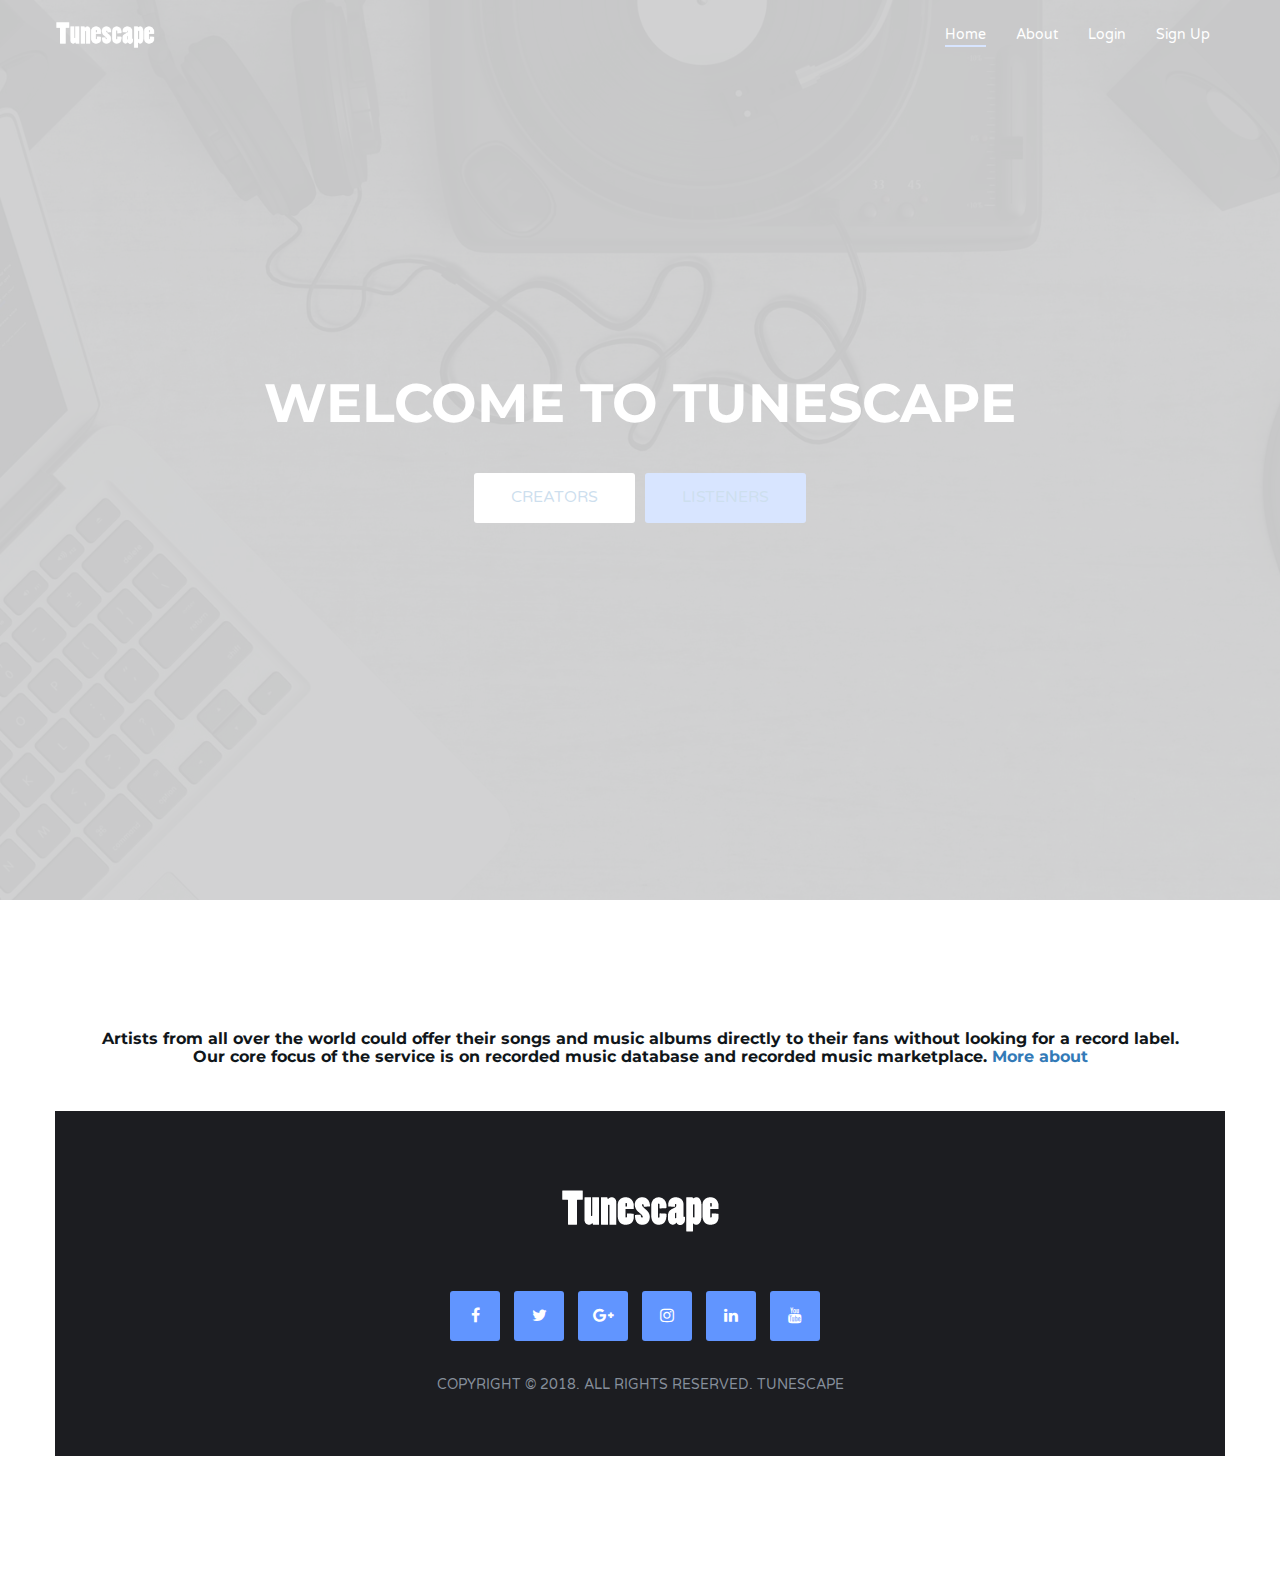
<file: Index.html>
﻿<!DOCTYPE html>
<html lang="en">

<head>
	<meta charset="utf-8">
	<meta http-equiv="X-UA-Compatible" content="IE=edge">
	<meta name="viewport" content="width=device-width, initial-scale=1">
	<!-- The above 3 meta tags *must* come first in the head; any other head content must come *after* these tags -->

	<title>Tunescape</title>

	<!-- Google font -->
	<link href="https://fonts.googleapis.com/css?family=Montserrat:400,700%7CVarela+Round" rel="stylesheet">

	<!-- Bootstrap -->
	<link type="text/css" rel="stylesheet" href="css/bootstrap.min.css" />

	<!-- Owl Carousel -->
	<link type="text/css" rel="stylesheet" href="css/owl.carousel.css" />
	<link type="text/css" rel="stylesheet" href="css/owl.theme.default.css" />

	<!-- Magnific Popup -->
	<link type="text/css" rel="stylesheet" href="css/magnific-popup.css" />

	<!-- Font Awesome Icon -->
	<link rel="stylesheet" href="css/font-awesome.min.css">

	<!-- Custom stlylesheet -->
	<link type="text/css" rel="stylesheet" href="css/style.css" />
	
</head>

<body>
	<!-- Header -->
	<header id="home">
		<!-- Background Image -->
		<div class="bg-img" style="background-image: url('./img/background1.jpg');">
			<div class="overlay"></div>
		</div>
		<!-- /Background Image -->

		<!-- Nav -->
		<nav id="nav" class="navbar nav-transparent">
			<div class="container">

				<div class="navbar-header">
					<!-- Logo -->
					<div class="navbar-brand">
						<a href="index.html">
							<img class="logo" src="img/logo.png" alt="logo">
							<img class="logo-alt" src="img/logo-alt.png" alt="logo">
						</a>
					</div>
					<!-- /Logo -->

					<!-- Collapse nav button -->
					<div class="nav-collapse">
						<span></span>
					</div>
					<!-- /Collapse nav button -->
				</div>

				<!--  Main navigation  -->
				<ul class="main-nav nav navbar-nav navbar-right">
					<li><a href="#home">Home</a></li>
					<li><a href="#about">About</a></li>
					<li><a href="Loginpage.html">Login</a></li>
					<li><a href="SignUpPage.html">Sign Up</a></li>
				<!-- /Main navigation -->
					</ul>
			</div>
		</nav>
		<!-- /Nav -->

		<!-- home wrapper -->
		<div class="home-wrapper">
			<div class="container">
				<div class="row">

					<!-- home content -->
					<div class="col-md-10 col-md-offset-1">
						<div class="home-content">
							<h1 class="white-text">Welcome to Tunescape</h1>
							<button class="white-btn"> <a href = "Creators.html">CREATORS</a></button>
					  		
							<button class="main-btn"><a href = "Listeners.html">LISTENERS</a></button>
						</div>
					</div>
					<!-- /home content -->

				</div>
			</div>
		</div>
		<!-- /home wrapper -->
	</header>
	<!-- /Header -->
	<!-- About -->
	<div id="about" class="section md-padding">
		<!-- Container -->
		<div class="container">
			<!-- Row -->
			<div class="row">
				<p class="black-text"><center><h5>Artists from all over the world could offer their songs and music albums directly to their fans without looking for a record label.<br>Our core focus of the service is on recorded music database and recorded music marketplace. <a href="Listerners.html">More about</a></h5></center></p><br>
				

	<!-- Footer -->
	<footer id="footer" class="sm-padding bg-dark">

		<!-- Container -->
		<div class="container">

			<!-- Row -->
			<div class="row">

				<div class="col-md-12">

					<!-- footer logo -->
					<div class="footer-logo">
						<a href="index.html"><img src="img/logo-alt.png" alt="logo"></a>
					</div>
					<!-- /footer logo -->

					<!-- footer follow -->
					<ul class="footer-follow">
						<li><a href="#"><i class="fa fa-facebook"></i></a></li>
						<li><a href="#"><i class="fa fa-twitter"></i></a></li>
						<li><a href="#"><i class="fa fa-google-plus"></i></a></li>
						<li><a href="#"><i class="fa fa-instagram"></i></a></li>
						<li><a href="#"><i class="fa fa-linkedin"></i></a></li>
						<li><a href="#"><i class="fa fa-youtube"></i></a></li>
					</ul>
					<!-- /footer follow -->

					<!-- footer copyright -->
					<div class="footer-copyright">
						<p>Copyright © 2018. All Rights Reserved. TUNESCAPE</p>
					</div>
					<!-- /footer copyright -->

				</div>

			</div>
			<!-- /Row -->

		</div>
		<!-- /Container -->

	</footer>
	<!-- /Footer -->

	<!-- Back to top -->
	<div id="back-to-top"></div>
	<!-- /Back to top -->

	<!-- Preloader -->
	<div id="preloader">
		<div class="preloader">
			<span></span>
			<span></span>
			<span></span>
			<span></span>
		</div>
	</div>
	<!-- /Preloader -->

	<!-- jQuery Plugins -->
	<script type="text/javascript" src="js/jquery.min.js"></script>
	<script type="text/javascript" src="js/bootstrap.min.js"></script>
	<script type="text/javascript" src="js/owl.carousel.min.js"></script>
	<script type="text/javascript" src="js/jquery.magnific-popup.js"></script>
	<script type="text/javascript" src="js/main.js"></script>

</body>

</html>
</file>
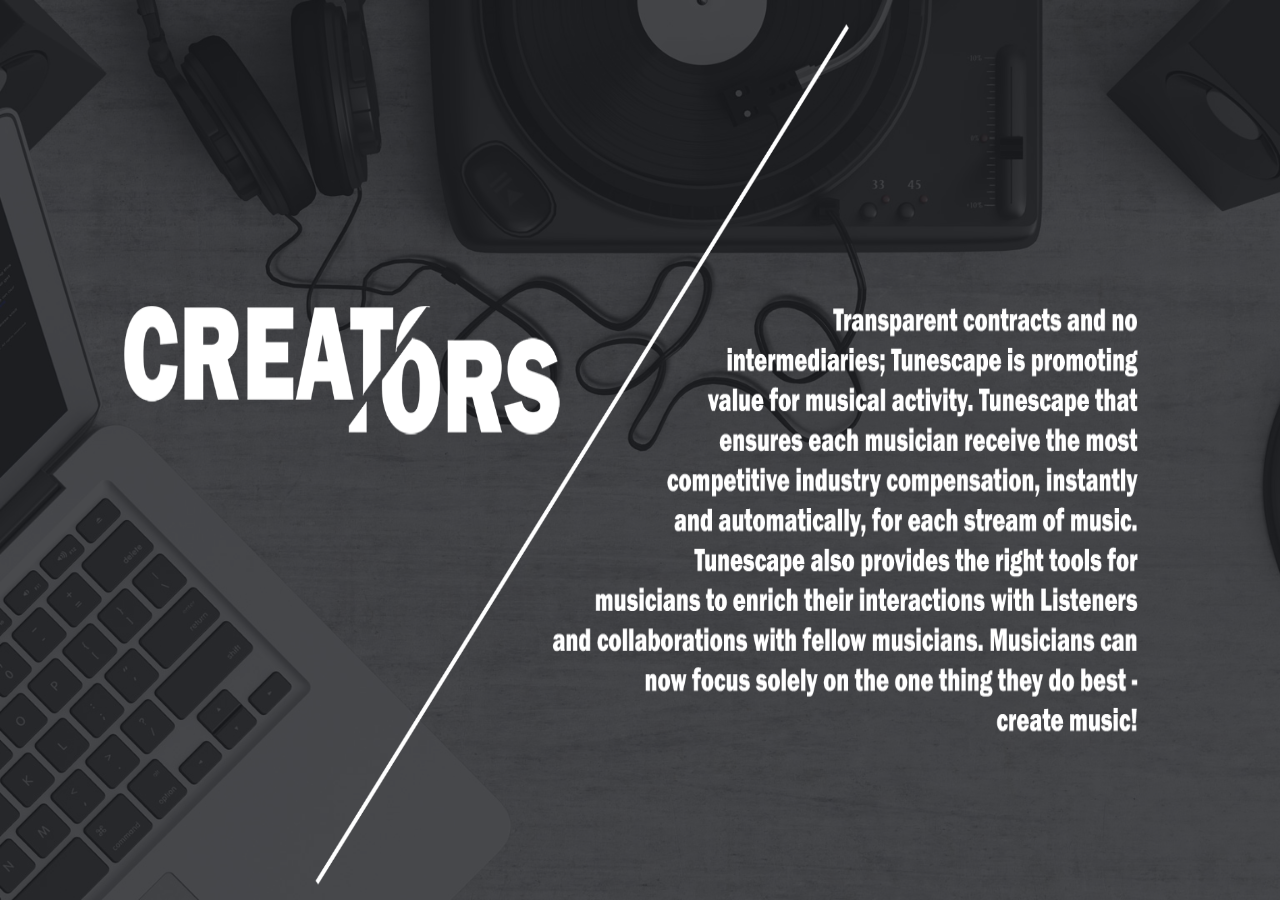
<file: Creators.html>
<html>
    <body>
<link href='https://fonts.googleapis.com/css?family=Open+Sans:400,300,300italic,400italic,600' rel='stylesheet' type='text/css'>

<!-- Custom stlylesheet -->
	<link type="text/css" rel="stylesheet" href="css/Loginpage.css" />

<div class="bg-img" style="background-image: url('./img/background1.jpg');">
			<div class="overlay"></div>
		</div>
		<div class= "creators">
		<img  src="./img/creators.png"  width="90%" height="102%" alt="">
			</div>
    </body>
</html>
</file>
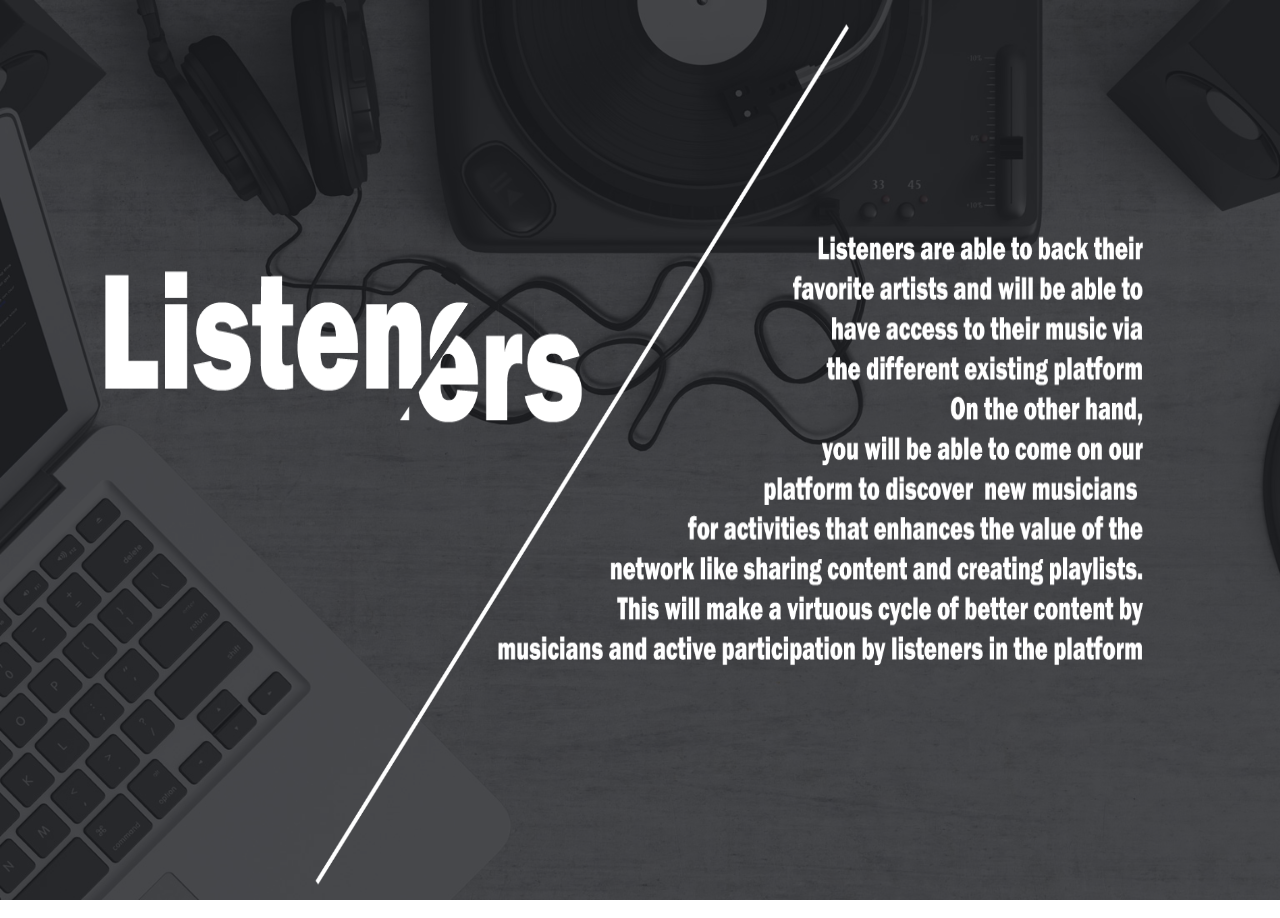
<file: Listeners.html>
<html>
    <body>
<link href='https://fonts.googleapis.com/css?family=Open+Sans:400,300,300italic,400italic,600' rel='stylesheet' type='text/css'>

<!-- Custom stlylesheet -->
	<link type="text/css" rel="stylesheet" href="css/Loginpage.css" />

<div class="bg-img" style="background-image: url('./img/background1.jpg');">
			<div class="overlay"></div>
		</div>
		<div class= "creators">
		<img  src="./img/listeners.png"  width="90%" height="102%" alt="">
			</div>
    </body>
</html>
</file>
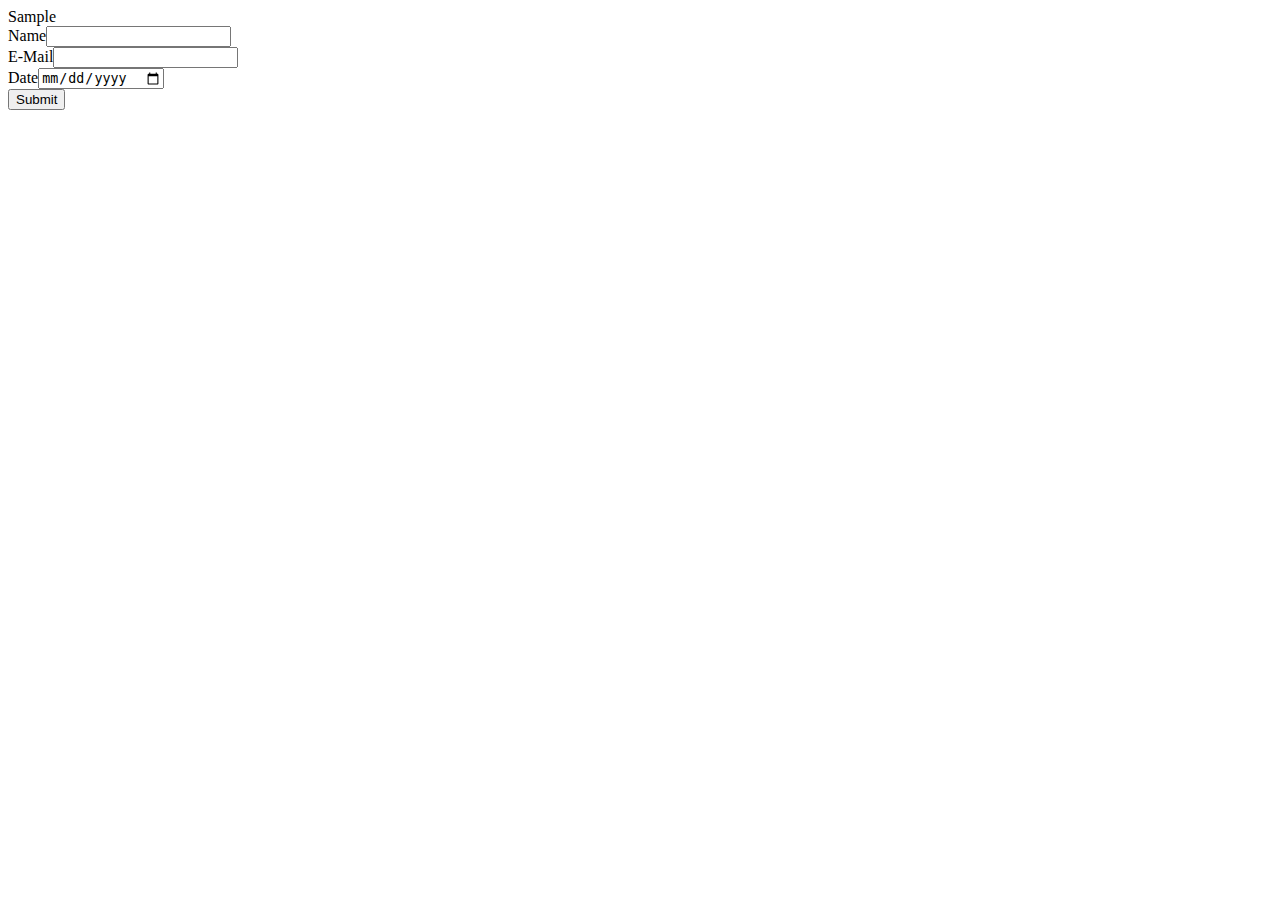
<file: Sample.html>
<html>
    <head>Sample</head>
    <body>
        <form name="SampleForm" action="SPHP.php" method="post">
        Name<input type="text" name="T1" id="T1"><br>
        E-Mail<input type="email" name="E1" id="E1"><br>
        Date<input type="date" name="D1" id="D1"><br>
        <input type="submit" name="S1" id="S1">
        </form>
    </body>
</html>
</file>
<file: css/style.css>
/*
Theme Name:
Author: yaminncco

Colors:
	Body 		  : #868F9B
	Headers 	: #10161A
	Primary 	: #6195FF
	Dark      : #FCFCFF
	Grey 		  : #F4F4F4 #FAFAFA #EEE

Fonts: Montserrat Varela Round

Table OF Contents
------------------------------------
1 > General
2 > Logo
3 > Navigation
4 > Header
5 > About
6 > Portfolio
7 > Services
8 >  Why choose us
9 >  Numbers
10 > Pricing
11 > Testimonial
12 > Team
13 > Blog
14 > Blog post
15 > Blog sidebar
16 > Contact
17 > Footer
18 > Responsive
19 > Owl theme
20 > Back to top
21 > Preloader

------------------------------------*/

/*------------------------------------*\
	General
\*------------------------------------*/


/* -- typography -- */

body {
    font-family: 'Varela Round', sans-serif;
    font-size: 16px;
    line-height: 1.6;
    overflow-x: hidden;
    color: #868F9B;
}

h1, h2, h3, h4, h5, h6 {
    font-family: 'Montserrat', sans-serif;
    font-weight: 700;
    margin-top: 0px;
    margin-bottom: 20px;
    color: #10161A;
}

h1 {
    font-size: 54px;
}

h2 {
    font-size: 36px;
}

h3 {
    font-size: 21px;
}

h4 {
    font-size: 18px;
}

h5 {
    font-size: 16px;
}

a {
    /*color: #6195FF;*/
	/*color: #FFF;*/
    text-decoration: none;
    -webkit-transition: 0.2s opacity;
    transition: 0.2s opacity;
}

a:hover, a:focus {
    text-decoration: none;
    outline: none;
    opacity: 0.8;
    /*color: #6195FF;*/
}

.main-color {
    color: #6195FF;
}

.white-text {
    color: #FFF;
}

::-moz-selection {
    background-color: #6195FF;
    color: #FFF;
}

::selection {
    background-color: #6195FF;
    color: #FFF;
}

ul, ol {
    margin: 0;
    padding: 0;
    list-style: none
}

/* -- section  -- */

.section {
    position: relative;
}

.md-padding {
    padding-top: 120px;
    padding-bottom: 120px;
}

.sm-padding {
    padding-top: 60px;
    padding-bottom: 60px;
}


/* --  background section  -- */

.bg-grey {
    background-color: #FAFAFA;
    border-top: 1px solid #EEE;
    border-bottom: 1px solid #EEE;
}

.bg-dark {
    background-color: #1C1D21;
}


/* --  background image section  -- */

.bg-img {
    position: absolute;
    left: 0;
    top: 0;
    right: 0;
    bottom: 0;
    z-index: -1;
    background-position: center;
    background-size: cover;
    background-attachment: fixed;
}

.bg-img .overlay {
    position: absolute;
    left: 0;
    top: 0;
    right: 0;
    bottom: 0;
    opacity: .8;
    background: #1C1D21;
}


/* --  section header  -- */

.section-header {
    position: relative;
    margin-bottom: 60px;
}

.section-header .title {
    text-transform: capitalize;
}

.title:after {
    content:"";
  	display:block;
  	height:4px;
  	width:40px;
  	background-color: #6195FF;
    margin-top: 20px;
}

.text-center .title:after {
    margin: 20px auto 0px;
}

/* --  Input  -- */

input[type="text"], input[type="email"], input[type="password"], input[type="number"], input[type="date"], input[type="url"], input[type="tel"], textarea {
    height: 40px;
    width: 100%;
    border: none;
	  background: #F4F4F4;
    border-bottom: 2px solid #EEE;
    color: #354052;
    padding: 0px 10px;
    opacity: 0.5;
    -webkit-transition: 0.2s border-color, 0.2s opacity;
    transition: 0.2s border-color, 0.2s opacity;
}

textarea {
    padding: 10px 10px;
    min-height: 80px;
    resize: vertical;
}

input[type="text"]:focus, input[type="email"]:focus, input[type="password"]:focus, input[type="number"]:focus, input[type="date"]:focus, input[type="url"]:focus, input[type="tel"]:focus, textarea:focus {
    border-color: #6195FF;
    opacity: 1;
}

/* --  Buttons  -- */

.main-btn, .white-btn, .outline-btn {
    display: inline-block;
    padding: 10px 35px;
    margin: 3px;
    border: 2px solid transparent;
    border-radius: 3px;
    -webkit-transition: 0.2s opacity;
    transition: 0.2s opacity;
}

.main-btn {
    background: #6195FF;
    color: #FFF !important;;
}

.white-btn {
    background: #FFF;
    color: #10161A !important;
}

.outline-btn {
    background: transparent;
    color: #6195FF !important;
    border-color: #6195FF;
}

.main-btn:hover, .white-btn:hover, .outline-btn:hover {
    opacity: 0.8;
}


/*------------------------------------*\
	Logo
\*------------------------------------*/

.navbar-brand {
    padding: 0;
}

.navbar-brand .logo, .navbar-brand .logo-alt {
    max-height: 50px;
    display: block;
}

#nav:not(.nav-transparent):not(.fixed-nav) .navbar-brand .logo-alt {
	display: none;
}

#nav.nav-transparent:not(.fixed-nav) .navbar-brand .logo {
	display: none;
}

#nav.fixed-nav .navbar-brand .logo-alt {
    display: none;
}

@media only screen and (max-width: 767px) {
    #nav.nav-transparent .navbar-brand .logo-alt {
        display: none !important;
    }
    #nav.nav-transparent .navbar-brand .logo {
        display: block !important;
    }
}


/*------------------------------------*\
	Navigation
\*------------------------------------*/

#nav {
    padding: 10px 0px;
    background: #FFF;
    -webkit-transition: 0.2s padding;
    transition: 0.2s padding;
    z-index: 999;
}

#nav.navbar {
    border: none;
    border-radius: 0;
    margin-bottom: 0px;
}

#nav.fixed-nav {
    position: fixed;
    left: 0;
    right: 0;
    padding: 0px 0px;
    background-color: #FFF !important;
    border-bottom: 1px solid #EEE;
}

#nav.nav-transparent {
    background: transparent;
}


/* -- default nav -- */

@media only screen and (min-width: 768px) {
    .main-nav li {
        padding: 0px 15px;
    }
    .main-nav li a {
        font-size: 14px;
        -webkit-transition: 0.2s color;
        transition: 0.2s color;
    }
    .main-nav>li>a {
        color: #10161A;
        padding: 15px 0px;
    }
    #nav.nav-transparent:not(.fixed-nav) .main-nav>li>a {
        color: #fff;
    }
    .main-nav>li>a:hover, .main-nav>li>a:focus, .main-nav>li.active>a {
        background: transparent;
        color: #6195FF;
    }
    .main-nav>li>a:after {
        content: "";
        display: block;
        background-color: #6195FF;
        height: 2px;
        width: 0%;
        -webkit-transition: 0.2s width;
        transition: 0.2s width;
    }
    .main-nav>li>a:hover:after, .main-nav>li.active>a:after {
        width: 100%;
    }
    /* dropdown */
    .has-dropdown {
        position: relative;
    }
    .has-dropdown>a:before {
        font-family: 'FontAwesome';
        content: "\f054";
        font-size: 6px;
        margin-left: 6px;
        float: right;
        -webkit-transform: rotate(90deg);
        -ms-transform: rotate(90deg);
        transform: rotate(90deg);
        -webkit-transition: 0.2s transform;
        transition: 0.2s transform;
    }
    .dropdown {
        position: absolute;
        right: -50%;
        top: 0;
        background-color: #6195FF;
        width: 200px;
        -webkit-box-shadow: 0px 5px 5px -5px rgba(53, 64, 82, 0.2);
        box-shadow: 0px 5px 5px -5px rgba(53, 64, 82, 0.2);
        -webkit-transform: translateY(15px) translateX(50%);
        -ms-transform: translateY(15px) translateX(50%);
        transform: translateY(15px) translateX(50%);
        opacity: 0;
        visibility: hidden;
        -webkit-transition: 0.2s all;
        transition: 0.2s all;
    }
    .main-nav>.has-dropdown>.dropdown {
        top: 100%;
        right: 50%;
    }
    .main-nav>.has-dropdown>.dropdown .dropdown.dropdown-left {
        right: 150%;
    }
    .dropdown li a {
        display: block;
        color: #FFF;
        border-top: 1px solid rgba(250, 250, 250, 0.1);
        padding: 10px 0px;
    }
    .dropdown li:nth-child(1) a {
        border-top: none;
    }
    .has-dropdown:hover>.dropdown {
        opacity: 1;
        visibility: visible;
        -webkit-transform: translateY(0px) translateX(50%);
        -ms-transform: translateY(0px) translateX(50%);
        transform: translateY(0px) translateX(50%);
    }
    .has-dropdown:hover>a:before {
        -webkit-transform: rotate(0deg);
        -ms-transform: rotate(0deg);
        transform: rotate(0deg);
    }
    .nav-collapse {
        display: none;
    }
}


/* -- mobile nav -- */

@media only screen and (max-width: 767px) {
    #nav {
        padding: 0px 0px;
    }
    #nav.nav-transparent {
        background: #FFF;
    }
    .main-nav {
        position: fixed;
        right: 0;
        height: calc(100vh - 80px);
        -webkit-box-shadow: 0px 80px 0px 0px #1C1D21;
        box-shadow: 0px 80px 0px 0px #1C1D21;
        max-width: 250px;
        width: 0%;
        -webkit-transform: translateX(100%);
        -ms-transform: translateX(100%);
        transform: translateX(100%);
        margin: 0;
        overflow-y: auto;
        background: #1C1D21;
        -webkit-transition: 0.2s all;
        transition: 0.2s all;
    }
    #nav.open .main-nav {
        -webkit-transform: translateX(0%);
        -ms-transform: translateX(0%);
        transform: translateX(0%);
        width: 100%;
    }
    .main-nav li {
        border-top: 1px solid rgba(250, 250, 250, 0.1);
    }
    .main-nav li a {
        display: block;
        color: #FFF;
        -webkit-transition: 0.2s all;
        transition: 0.2s all;
    }
    .main-nav>li.active {
        border-left: 6px solid #6195FF;
    }
    .main-nav li a:hover, .main-nav li a:focus {
        background-color: #6195FF;
        color: #FFF;
        opacity: 1;
    }
    .has-dropdown>a:after {
        content: "\f054";
        font-family: 'FontAwesome';
        float: right;
        -webkit-transition: 0.2s -webkit-transform;
        transition: 0.2s -webkit-transform;
        transition: 0.2s transform;
        transition: 0.2s transform, 0.2s -webkit-transform;
    }
    .dropdown {
        opacity: 0;
        visibility: hidden;
        height: 0;
        background: rgba(250, 250, 250, 0.1);
    }
    .dropdown li a {
        padding: 6px 10px;
    }
    .has-dropdown.open-drop>a:after {
        -webkit-transform: rotate(90deg);
        -ms-transform: rotate(90deg);
        transform: rotate(90deg);
    }
    .has-dropdown.open-drop>.dropdown {
        opacity: 1;
        visibility: visible;
        height: auto;
        -webkit-transition: 0.2s all;
        transition: 0.2s all;
    }
}


/* -- nav btn collapse -- */

.nav-collapse {
    position: relative;
    float: right;
    width: 40px;
    height: 40px;
    margin-top: 5px;
    margin-right: 5px;
    cursor: pointer;
    z-index: 99999;
}

.nav-collapse span {
    display: block;
    -webkit-transform: translate(-50%, -50%);
    -ms-transform: translate(-50%, -50%);
    transform: translate(-50%, -50%);
    position: absolute;
    top: 50%;
    left: 50%;
    width: 25px;
}

.nav-collapse span:before, .nav-collapse span:after {
    content: "";
    display: block;
}

.nav-collapse span, .nav-collapse span:before, .nav-collapse span:after {
    height: 4px;
    background: #10161A;
    -webkit-transition: 0.2s all;
    transition: 0.2s all;
}

.nav-collapse span:before {
    -webkit-transform: translate(0%, 10px);
    -ms-transform: translate(0%, 10px);
    transform: translate(0%, 10px);
}

.nav-collapse span:after {
    -webkit-transform: translate(0%, -14px);
    -ms-transform: translate(0%, -14px);
    transform: translate(0%, -14px);
}

#nav.open .nav-collapse span {
    background: transparent;
}

#nav.open .nav-collapse span:before {
    -webkit-transform: translateY(0px) rotate(-135deg);
    -ms-transform: translateY(0px) rotate(-135deg);
    transform: translateY(0px) rotate(-135deg);
}

#nav.open .nav-collapse span:after {
    -webkit-transform: translateY(-4px) rotate(135deg);
    -ms-transform: translateY(-4px) rotate(135deg);
    transform: translateY(-4px) rotate(135deg);
}


/*------------------------------------*\
	Header
\*------------------------------------*/

header {
    position: relative;
}

#home {
    height: 100vh;
}

#home .home-wrapper {
    position: absolute;
    left: 0px;
    right: 0px;
    top: 50%;
    -webkit-transform: translateY(-50%);
    -ms-transform: translateY(-50%);
    transform: translateY(-50%);
    text-align: center;
}

.home-content h1 {
  text-transform: uppercase;
}
.home-content button {
  margin-top: 20px;
}

.header-wrapper h2 {
    display: inline-block;
    margin-bottom: 0px;
}

.header-wrapper .breadcrumb {
    float: right;
    background: transparent;
    margin-bottom: 0px;
}

.header-wrapper .breadcrumb .breadcrumb-item.active {
    color: #868F9B;
}

.breadcrumb>li+li:before {
    color: #868F9B;
}


/*------------------------------------*\
	About
\*------------------------------------*/

.about {
    position: relative;
    text-align: center;
    padding: 40px 20px;
    border: 1px solid #EEE;
    margin: 15px 0px;
}

.about i {
    font-size: 36px;
    color: #6195FF;
    margin-bottom: 20px;
}

.about:after {
    content: "";
    background-color: #1C1D21;
    position: absolute;
    left: 0;
    top: 0;
    bottom: 0;
    width: 0%;
    z-index: -1;
    -webkit-transition: 0.2s width;
    transition: 0.2s width;
}

.about:hover:after {
    width: 100%;
}

.about h3 {
    -webkit-transition: 0.2s color;
    transition: 0.2s color;
}

.about:hover h3 {
    color: #fff;
}


/*------------------------------------*\
	Portfolio
\*------------------------------------*/

.work {
    position: relative;
    padding: 20px;
}

.work>img {
  width: 100%;
}

.work .overlay {
    background: #1C1D21;
    position: absolute;
    top: 0px;
    left: 0px;
    right: 0px;
    bottom: 0px;
    opacity: 0;
    -webkit-transition: 0.2s opacity;
    transition: 0.2s opacity;
    -webkit-transition-delay: 0.2s;
    transition-delay: 0.2s;
}

.work:hover .overlay {
    -webkit-transition-delay: 0s;
    transition-delay: 0s;
    opacity: 0.8;
}

.work .work-content {
    position: absolute;
    left: 25px;
    right: 25px;
    top: 50%;
    text-align: center;
    -webkit-transform: translateY(-50%);
    -ms-transform: translateY(-50%);
    transform: translateY(-50%);
}

.work .work-content h3 {
    -webkit-transform: translateY(100%);
    -ms-transform: translateY(100%);
    transform: translateY(100%);
    opacity: 0;
    color: #FFF;
    margin-bottom: 10px;
    -webkit-transition: 0.2s all;
    transition: 0.2s all;
    -webkit-transition-delay: 0.1s;
    transition-delay: 0.1s;
}

.work:hover .work-content h3 {
    -webkit-transform: translateY(0%);
    -ms-transform: translateY(0%);
    transform: translateY(0%);
    opacity: 1;
    -webkit-transition-delay: 0.1s;
    transition-delay: 0.1s;
}

.work .work-content span {
    display: block;
    text-transform: uppercase;
    -webkit-transform: translateY(100%);
    -ms-transform: translateY(100%);
    transform: translateY(100%);
    opacity: 0;
    color: #6195FF;
    margin-bottom: 5px;
    -webkit-transition: 0.2s all;
    transition: 0.2s all;
    -webkit-transition-delay: 0.2s;
    transition-delay: 0.2s;
}

.work:hover .work-content span {
    -webkit-transform: translateY(0%);
    -ms-transform: translateY(0%);
    transform: translateY(0%);
    opacity: 1;
    -webkit-transition-delay: 0s;
    transition-delay: 0s;
}

.work .work-link {
    text-align: center;
    margin-top: 20px;
    opacity: 0;
    -webkit-transition: 0.2s opacity;
    transition: 0.2s opacity;
}

.work .work-link a {
    display: inline-block;
    width: 50px;
    height: 50px;
    background-color: #6195FF;
    color: #FFF;
    line-height: 50px;
    text-align: center;
}

.work:hover .work-link {
    -webkit-transition-delay: 0.2s;
    transition-delay: 0.2s;
    opacity: 1;
}


/*------------------------------------*\
	Services
\*------------------------------------*/

.service {
    position: relative;
    padding: 40px 20px 40px 70px;
    margin: 15px 0px;
    border: 1px solid #EEE;
}

.service i {
    position: absolute;
    left: 20px;
    text-align: center;
    font-size: 32px;
    color: #6195FF;
    border-radius: 50%;
}

.service:after {
    content: "";
    background-color: #1C1D21;
    position: absolute;
    left: 0;
    top: 0;
    bottom: 0;
    width: 0%;
    z-index: -1;
    -webkit-transition: 0.2s width;
    transition: 0.2s width;
}

.service:hover:after {
    width: 100%;
}

.service h3 {
  -webkit-transition: 0.2s color;
  transition: 0.2s color;
}

.service:hover h3 {
    color: #fff;
}

/*------------------------------------*\
	Why choose us
\*------------------------------------*/

.feature {
    margin: 15px 0px;
}
.feature i {
    float: left;
    padding: 5px;
    border-radius: 50%;
    color: #6195FF;
    border: 1px solid #6195FF;
    margin-right: 5px;
}

/*------------------------------------*\
	Numbers
\*------------------------------------*/

.number {
    text-align: center;
    margin: 15px 0px;
}

.number i {
    color: #6195FF;
    font-size: 36px;
    margin-bottom: 20px;
}

.number h3 {
    font-size: 36px;
    margin-bottom: 10px;
}


/*------------------------------------*\
	Pricing
\*------------------------------------*/

.pricing {
    position: relative;
    text-align: center;
    border: 1px solid #EEE;
    background-color: #FFF;
    z-index: 11;
    margin: 15px 0px;
}

.pricing::after {
    content: "";
    background-color: #1C1D21;
    position: absolute;
    left: 0;
    right: 0;
    top: 0;
    height: 0%;
    z-index: -1;
    -webkit-transition: 0.2s height;
    transition: 0.2s height;
}

.pricing:hover:after {
    height: 100%;
}

.pricing .price-head {
    position: relative;
    margin-bottom: 20px;
}

.pricing .price-title {
    display: block;
    padding: 40px 0px 20px;
    text-transform: uppercase;
    -webkit-transition: 0.2s color;
    transition: 0.2s color;
}

.pricing:hover .price-title {
    color: #6195FF;
}

.pricing .price {
    position: relative;
    width: 140px;
    height: 140px;
    line-height: 140px;
    text-align: center;
    margin: auto;
    border-radius: 50%;
    border: 2px solid #6195FF;
}

.pricing .price h3 {
  font-size: 42px;
  margin: 0px;
  -webkit-transition: 0.2s color;
  transition: 0.2s color;
  -webkit-transform: translateY(-50%);
      -ms-transform: translateY(-50%);
          transform: translateY(-50%);
  top: 50%;
  position: absolute;
  left: 0;
  right: 0;
}

.pricing:hover .price h3 {
    color: #fff;
}

.pricing .duration {
    display: block;
    font-size: 14px;
    text-transform: uppercase;
    color: #10161A;
    -webkit-transition: 0.2s color;
    transition: 0.2s color;
}

.pricing:hover .duration {
    color: #fff;
}

.pricing .price-btn {
    padding-top: 20px;
    padding-bottom: 40px;
}

/*------------------------------------*\
	Testimonial
\*------------------------------------*/

.testimonial {
    margin: 15px 0px;
}

.testimonial-meta {
    position: relative;
    padding-left: 90px;
    height: 70px;
    margin-bottom: 20px;
    padding-top: 10px;
}

.testimonial img {
    position: absolute;
    left: 0;
    top: 0;
    width: 70px !important;
    height: 70px !important;
    border-radius: 50%;
}

.testimonial h3 {
    margin-bottom: 5px;
}

.testimonial span {
    font-size: 14px;
    color: #6195FF;
    text-transform: uppercase;
}


/*------------------------------------*\
	Team
\*------------------------------------*/

.team {
    position: relative;
    background-color: #F4F4F4;
    padding: 40px 20px;
    margin: 15px 0px;
}

.team::after {
    content: "";
    background-color: #1C1D21;
    position: absolute;
    left: 0;
    right: 0;
    top: 0;
    height: 0%;
    z-index: 1;
    -webkit-transition: 0.2s height;
    transition: 0.2s height;
}

.team:hover:after {
    height: 100%;
}

.team-img {
    position: relative;
    margin-bottom: 20px;
    z-index: 11;
}

.team-img>img {
  width: 100%;
}

.team .overlay {
    background: #1C1D21;
    position: absolute;
    bottom: 0;
    left: 0;
    right: 0;
    top: 0;
    opacity: 0;
    -webkit-transition: 0.2s opacity;
    transition: 0.2s opacity;
}

.team:hover .overlay {
    opacity: 0.8;
}

.team .team-content {
    text-align: center;
    position: relative;
    z-index: 11;
}

.team .team-content h3 {
    margin-bottom: 10px;
    -webkit-transition: 0.2s color;
    transition: 0.2s color;
}

.team .team-content span {
    font-size: 14px;
    text-transform: uppercase;
    -webkit-transition: 0.2s color;
    transition: 0.2s color;
}

.team:hover .team-content h3 {
    color: #FFF;
}

.team:hover .team-content span {
    color: #6195FF;
}

.team .team-social {
    position: absolute;
    top: 0;
    right: 0;
    opacity: 0;
    -webkit-transition: 0.2s opacity;
    transition: 0.2s opacity;
}

.team .team-social a {
    display: block;
    line-height: 50px;
    width: 50px;
    text-align: center;
    background-color: #6195FF;
    color: #FFF;
}

.team:hover .team-social {
    opacity: 1;
}


/*------------------------------------*\
	Blog
\*------------------------------------*/

.blog {
    background-color: #FFF;
    margin: 15px 0px;
}

.blog .blog-content {
    padding: 20px 20px 40px;
}

.blog .blog-meta {
    margin-bottom: 20px;
}

.blog .blog-meta li {
    display: inline-block;
    font-size: 14px;
    color: #10161A;
    margin-right: 10px;
}

.blog .blog-meta li i {
    color: #6195FF;
    margin-right: 5px;
}

/*------------------------------------*\
	Blog post
\*------------------------------------*/

#main .blog .blog-content {
  padding: 20px 0px 0px;
}

#main .blog {
  margin-top: 0px;
}

/* -- blog tags -- */

.blog-tags {
    margin: 40px 0px;
}

.blog-tags h5 {
    margin-bottom: 0;
    display: inline-block;
}

.blog-tags a {
    display: inline-block;
    padding: 6px 13px;
    font-size: 14px;
    margin: 2px 0px;
    background: #F4F4F4;
    color: #10161A;
}

.blog-tags a:hover {
  color: #FFF;
  background-color: #6195FF;
}

.blog-tags a i {
    margin-right: 3px;
    color: #6195FF;
}

.blog-tags a:hover i {
  color: #FFF;
}


/* -- blog author -- */

.blog-author {
    margin: 40px 0px;
}

.blog-author .media .media-left {
    padding-right: 20px;
}

.blog-author .media {
    padding: 20px;
    border: 1px solid #EEE;
}

.blog-author .media .media-heading {
    padding-bottom: 20px;
    margin-bottom: 20px;
    border-bottom: 1px solid #EEE;
}

.blog-author .media .media-heading h3 {
    display: inline-block;
    margin: 0;
    text-transform: uppercase;
}

.blog-author .media .media-heading .author-social {
  float: right;
}

.blog-author .author-social a {
    display: inline-block;
    width: 24px;
    height: 24px;
    text-align: center;
    line-height: 24px;
    border-radius: 3px;
    margin-left: 5px;
    color: #FFF;
    background-color: #6195FF;
}

/* -- blog comments -- */

.blog-comments {
    margin: 40px 0px;
}

.blog-comments .media {
    padding: 20px;
    background-color: #FFF;
    border-top: 1px solid #EEE;
    border-bottom: 0px;
    border-right: 1px solid #EEE;
    border-left: 1px solid #EEE;
    margin-top: 0px;
}

.blog-comments .media:first-child {
    border-bottom: 0px;
}

.blog-comments .media:last-child {
    border-bottom: 1px solid #EEE;
}

.blog-comments .media .media-left {
  padding-right: 20px;
}

.blog-comments .media .media-body .media-heading {
    text-transform: uppercase;
    margin-bottom:10px;
}

.blog-comments .media .media-body .media-heading .time {
    font-size: 12px;
    margin-left: 20px;
    font-weight: 400;
    color: #868F9B;
}

.blog-comments .media .media-body .media-heading .reply {
    float: right;
    margin: 0;
    font-size: 12px;
    text-transform: uppercase;
    font-weight: 400;
}

.blog-comments .media.author {
    background-color: #F4F4F4;
    border-color: #6195FF;
    border-bottom: 1px solid #6195FF;
}
.blog-comments .media.author>.media-body>.media-heading {
    color: #6195FF;
}

.blog-comments .media.author + .media {
    border-top: 0px;
}

/* blog reply form */

.reply-form {
    margin: 40px 0px;
}

.reply-form form .input, .reply-form form .input , .reply-form form textarea {
	margin-bottom:20px;
}

.reply-form form .input, .reply-form form .input {
    width: calc(50% - 10px);
    display: inline-block;
}

.reply-form form .input:nth-child(2) {
    margin-left: 15px;
}


/*------------------------------------*\
	Blog sidebar
\*------------------------------------*/

#aside .widget {
    margin-bottom: 40px;
}

.widget h3 {
  text-transform: uppercase;
}

/* -- search sidebar -- */

#aside .widget-search {
    position: relative;
}

#aside .widget-search .search-input {
    padding-right: 50px;
}

#aside .widget-search .search-btn {
    position: absolute;
    right: 0px;
	  bottom: 0px;
    width: 40px;
    height: 40px;
    border: none;
    line-height: 40px;
    background-color: transparent;
    color: #6195FF;
}

/* -- category sidebar -- */

.widget-category a {
    display: block;
    font-size: 14px;
    color: #354052;
    border-bottom: 1px solid #EEE;
    padding: 5px;
}

.widget-category a:nth-child(1) {
  border-top: 1px solid #EEE;
}

.widget-category a span {
    float: right;
    color: #6195FF;
}

.widget-category a:hover {
    color: #6195FF;
}

/* -- tags sidebar -- */

.widget-tags a {
  display: inline-block;
  padding: 6px 13px;
  font-size: 14px;
  margin: 2px 0px;
  background: #F4F4F4;
  color: #10161A;
}

.widget-tags a:hover {
  color: #FFF;
  background-color: #6195FF;
}

/* -- posts sidebar -- */

.widget-post {
    min-height: 70px;
    margin-bottom: 25px;
}

.widget-post img {
    display: block;
    float: left;
    margin-right: 10px;
    margin-top: 5px;
}

.widget-post a {
    display: block;
    color: #10161A;
}

.widget-post a:hover {
    color: #6195FF;
}

.widget-post .blog-meta {
    display: inline-block;
}

.widget-post .blog-meta li {
    display: inline-block;
    margin-right: 5px;
    color: #6195FF;
    font-size: 12px;
}

.widget-post li i {
    color: #6195FF;
    margin-right: 5px;
}



/*------------------------------------*\
	Contact
\*------------------------------------*/

.contact {
    margin: 15px 0px;
    text-align: center;
}

.contact i {
    font-size: 36px;
    color: #6195FF;
    margin-bottom: 20px;
}

.contact-form {
    text-align: center;
    margin-top: 40px;
}

.contact-form .input {
    margin-bottom: 20px;
}


.contact-form .input:nth-child(1), .contact-form .input:nth-child(2) {
    width: calc(50% - 10px);
}

.contact-form .input:nth-child(2) {
    margin-left: 15px;
}

/*------------------------------------*\
	Footer
\*------------------------------------*/

#footer {
    position: relative;
}

.footer-logo {
    text-align: center;
    margin-bottom: 40px;
}

.footer-logo>a>img {
    max-height: 80px;
}

.footer-follow {
    text-align: center;
    margin-bottom: 20px;
}

.footer-follow li {
    display: inline-block;
    margin-right: 10px;
    margin-bottom: 13px;
}

.footer-follow li a {
  display: inline-block;
  width: 50px;
  height: 50px;
  line-height: 50px;
  text-align: center;
  border-radius: 3px;
  background-color: #6195FF;
  color:#FFF;
}

.footer-copyright p {
    text-align: center;
    font-size: 14px;
    text-transform: uppercase;
    margin: 0;
}


/*------------------------------------*\
	Responsive
\*------------------------------------*/


@media only screen and (max-width: 991px) {}

@media only screen and (max-width: 767px) {
  .section-header h2.title {
  		font-size:31.5px;
	}

  .main-btn , .default-btn , .outline-btn , .white-btn  {
  		padding: 8px 22px;
  		font-size:14px;
	}

  .home-content h1 {
		font-size:36px;
	}

  .header-wrapper h2 {
      margin-bottom: 20px;
      text-align: center;
      display: block;
  }

  .header-wrapper .breadcrumb {
      float: none;
      text-align: center;
  }
}

@media only screen and (max-width: 480px) {
  #portfolio [class*='col-xs'] {
		  width:100%;
	}

  #numbers [class*='col-xs'] {
		  width:100%;
	}

  .contact-form .input:nth-child(1), .contact-form .input:nth-child(2) {
      width: 100%;
  }
  .contact-form .input:nth-child(2) {
      margin-left: 0px;
  }

  .reply-form form .input, .reply-form form .input {
      width: 100%;
  }
  .reply-form form .input:nth-child(2) {
      margin-left: 0px;
  }



  .blog-author .media .media-left {
      display: block;
      padding-right: 0;
      margin-bottom: 20px;
  }
  .blog-author .media {
      text-align: center;
  }
  .blog-author .media .media-heading .author-social {
      margin-top: 10px;
      float: none;
  }
  .blog-author .media .media-left img {
      margin: auto;
  }

  .blog-comments .media .media {
      margin:0px -15px;
  }
}



/*------------------------------------*\
	Owl theme
\*------------------------------------*/

/* -- dots -- */

.owl-theme .owl-dots .owl-dot span {
    border: none;
    background: #EEE;
    -webkit-transition: 0.2s all;
    transition: 0.2s all;
}

.owl-theme .owl-dots .owl-dot:hover span {
    background: #6195FF;
}
.owl-theme .owl-dots .owl-dot.active span {
	  background: #6195FF;
	  width:20px;
}

/* -- nav -- */

.owl-theme .owl-nav {
    opacity: 0;
    -webkit-transition: 0.2s opacity;
    transition: 0.2s opacity;
}

.owl-theme:hover .owl-nav {
    opacity: 1;
}

.owl-theme .owl-nav [class*='owl-'] {
    position: absolute;
    top: 50%;
    -webkit-transform: translateY(-50%);
        -ms-transform: translateY(-50%);
            transform: translateY(-50%);
    background: #6195FF;
    color: #FFF;
  	padding: 0px;
  	width: 50px;
  	height: 50px;
  	border-radius:3px;
  	line-height: 50px;
  	margin: 0;
}

.owl-theme .owl-prev {
    left: 0px;
}

.owl-theme .owl-next {
    right: 0px;
}

.owl-theme .owl-nav [class*='owl-']:hover {
    opacity: 0.8;
    background: #6195FF;
}


/*------------------------------------*\
	Back to top
\*------------------------------------*/

#back-to-top {
  	display:none;
  	position: fixed;
  	bottom: 20px;
  	right: 20px;
  	width: 50px;
  	height: 50px;
  	line-height: 50px;
  	text-align: center;
  	background: #6195FF;
  	border-radius:3px;
  	color: #FFF;
  	z-index: 9999;
    -webkit-transition: 0.2s opacity;
    transition: 0.2s opacity;
  	cursor: pointer;
}

#back-to-top:after {
    content: "\f106";
    font-family: 'FontAwesome';
}

#back-to-top:hover {
    opacity: 0.8;
}

/*------------------------------------*\
	Preloader
\*------------------------------------*/


#preloader {
    position: fixed;
    left: 0;
    top: 0;
    bottom: 0;
    right: 0;
    background-color: #FFF;
    z-index: 99999;
}

.preloader {
    position: absolute;
    left: 50%;
    top: 50%;
    -webkit-transform: translate(-50%, -50%);
        -ms-transform: translate(-50%, -50%);
            transform: translate(-50%, -50%);
}
.preloader span {
    display: inline-block;
    background-color: #6195FF;
    width: 25px;
    height: 25px;
    -webkit-animation: 1s preload ease-in-out infinite;
            animation: preload 1s ease-in-out infinite;
    -webkit-transform: scale(0);
        -ms-transform: scale(0);
            transform: scale(0);
    border-radius:50%;
}

.preloader span:nth-child(1) {
    -webkit-animation-delay: 0s;
            animation-delay: 0s;
}

.preloader span:nth-child(2) {
    -webkit-animation-delay: 0.1s;
            animation-delay: 0.1s;
}

.preloader span:nth-child(3) {
    -webkit-animation-delay: 0.15s;
            animation-delay: 0.15s;
}

.preloader span:nth-child(4) {
    -webkit-animation-delay: 0.2s;
            animation-delay: 0.2s;
}

@-webkit-keyframes preload {
	0% {
	   -webkit-transform:scale(0);
	           transform:scale(0);
	}
  50% {
    -webkit-transform:scale(1);
            transform:scale(1);
  }
  100% {
    -webkit-transform:scale(0);
            transform:scale(0);
  }
}

@keyframes preload {
	0% {
	   -webkit-transform:scale(0);
	           transform:scale(0);
	}
  50% {
    -webkit-transform:scale(1);
            transform:scale(1);
  }
  100% {
    -webkit-transform:scale(0);
            transform:scale(0);
  }
}
</file>
<file: css/Loginpage.css>
body, div, dl, dt, dd, ul, ol, li, h1, h2, h3, h4, h5, h6, 
pre, form, fieldset, input, textarea, p, blockquote, th, td { 
  padding:0;
  margin:0;}

fieldset, img {border:0}

ol, ul, li {list-style:none}

:focus {outline:none}

body,
input,
textarea,
select {
  font-family: 'Open Sans', sans-serif;
  font-size: 16px;
  color: #4c4c4c;
}


.bg-img {
    position: absolute;
    left: 0;
    top: 0;
    right: 0;
    bottom: 0;
    z-index: -1;
    background-position: center;
    background-size: cover;
    background-attachment: fixed;
}

.bg-img .overlay {
    position: absolute;
    left: 0;
    top: 0;
    right: 0;
    bottom: 0;
    opacity: .8;
    background: #1C1D21;
}


p {
  font-size: 12px;
  width: 150px;
  display: inline-block;
  margin-left: 18px;
}

h1 {
  font-size: 32px;
  font-weight: 300;
  color: #4c4c4c;
  text-align: center;
  padding-top: 10px;
  margin-bottom: 10px;
}

html{
  background-color: #ffffff;
}

.testbox {
  margin: 20px auto;
  width: 348px; 
  height: 315px; 
  -webkit-border-radius: 8px/7px; 
  -moz-border-radius: 8px/7px; 
  border-radius: 8px/7px; 
  background-color: #ebebeb; 
  -webkit-box-shadow: 1px 2px 5px rgba(0,0,0,.31); 
  -moz-box-shadow: 1px 2px 5px rgba(0,0,0,.31); 
  box-shadow: 1px 2px 5px rgba(0,0,0,.31); 
  border: solid 1px #cbc9c9;
}

input[type=radio] {
  visibility: hidden;
}

form{
  margin: 0 30px;
}

label.radio {
	cursor: pointer;
  text-indent: 35px;
  overflow: visible;
  display: inline-block;
  position: relative;
  margin-bottom: 15px;
}

label.radio:before {
  background: #3a57af;
  content:'';
  position: absolute;
  top:2px;
  left: 0;
  width: 20px;
  height: 20px;
  border-radius: 100%;
}

label.radio:after {
	opacity: 0;
	content: '';
	position: absolute;
	width: 0.5em;
	height: 0.25em;
	background: transparent;
	top: 7.5px;
	left: 4.5px;
	border: 3px solid #ffffff;
	border-top: none;
	border-right: none;

	-webkit-transform: rotate(-45deg);
	-moz-transform: rotate(-45deg);
	-o-transform: rotate(-45deg);
	-ms-transform: rotate(-45deg);
	transform: rotate(-45deg);
}

input[type=radio]:checked + label:after {
	opacity: 1;
}

hr{
  color: #a9a9a9;
  opacity: 0.3;
}

input[type=text],input[type=password]{
  width: 200px; 
  height: 39px; 
  -webkit-border-radius: 0px 4px 4px 0px/5px 5px 4px 4px; 
  -moz-border-radius: 0px 4px 4px 0px/0px 0px 4px 4px; 
  border-radius: 0px 4px 4px 0px/5px 5px 4px 4px; 
  background-color: #fff; 
  -webkit-box-shadow: 1px 2px 5px rgba(0,0,0,.09); 
  -moz-box-shadow: 1px 2px 5px rgba(0,0,0,.09); 
  box-shadow: 1px 2px 5px rgba(0,0,0,.09); 
  border: solid 1px #cbc9c9;
  margin-left: -5px;
  margin-top: 13px; 
  padding-left: 10px;
}

input[type=password]{
  margin-bottom: 25px;
}

#icon {
  display: inline-block;
  width: 30px;
  background-color: #3a57af;
  padding: 8px 0px 8px 15px;
  margin-left: 15px;
  -webkit-border-radius: 4px 0px 0px 4px; 
  -moz-border-radius: 4px 0px 0px 4px; 
  border-radius: 4px 0px 0px 4px;
  color: white;
  -webkit-box-shadow: 1px 2px 5px rgba(0,0,0,.09);
  -moz-box-shadow: 1px 2px 5px rgba(0,0,0,.09); 
  box-shadow: 1px 2px 5px rgba(0,0,0,.09); 
  border: solid 0px #cbc9c9;
}

.gender {
  margin-left: 30px;
  margin-bottom: 30px;
}

.accounttype{
  margin-left: 8px;
  margin-top: 20px;
}

a.button {
  font-size: 14px;
  font-weight: 600;
  color: white;
  padding: 6px 25px 0px 20px;
  margin: 10px 8px 20px 0px;
  display: inline-block;
  float: right;
  text-decoration: none;
  width: 50px; height: 27px; 
  -webkit-border-radius: 5px; 
  -moz-border-radius: 5px; 
  border-radius: 5px; 
  background-color: #3a57af; 
  -webkit-box-shadow: 0 3px rgba(58,87,175,.75); 
  -moz-box-shadow: 0 3px rgba(58,87,175,.75); 
  box-shadow: 0 3px rgba(58,87,175,.75);
  transition: all 0.1s linear 0s; 
  top: 0px;
  position: relative;
}

a.button:hover {
  top: 3px;
  background-color:#2e458b;
  -webkit-box-shadow: none; 
  -moz-box-shadow: none; 
  box-shadow: none;
  
}

.creators{
	margin-left: 80px; 
 	
}
</file>
